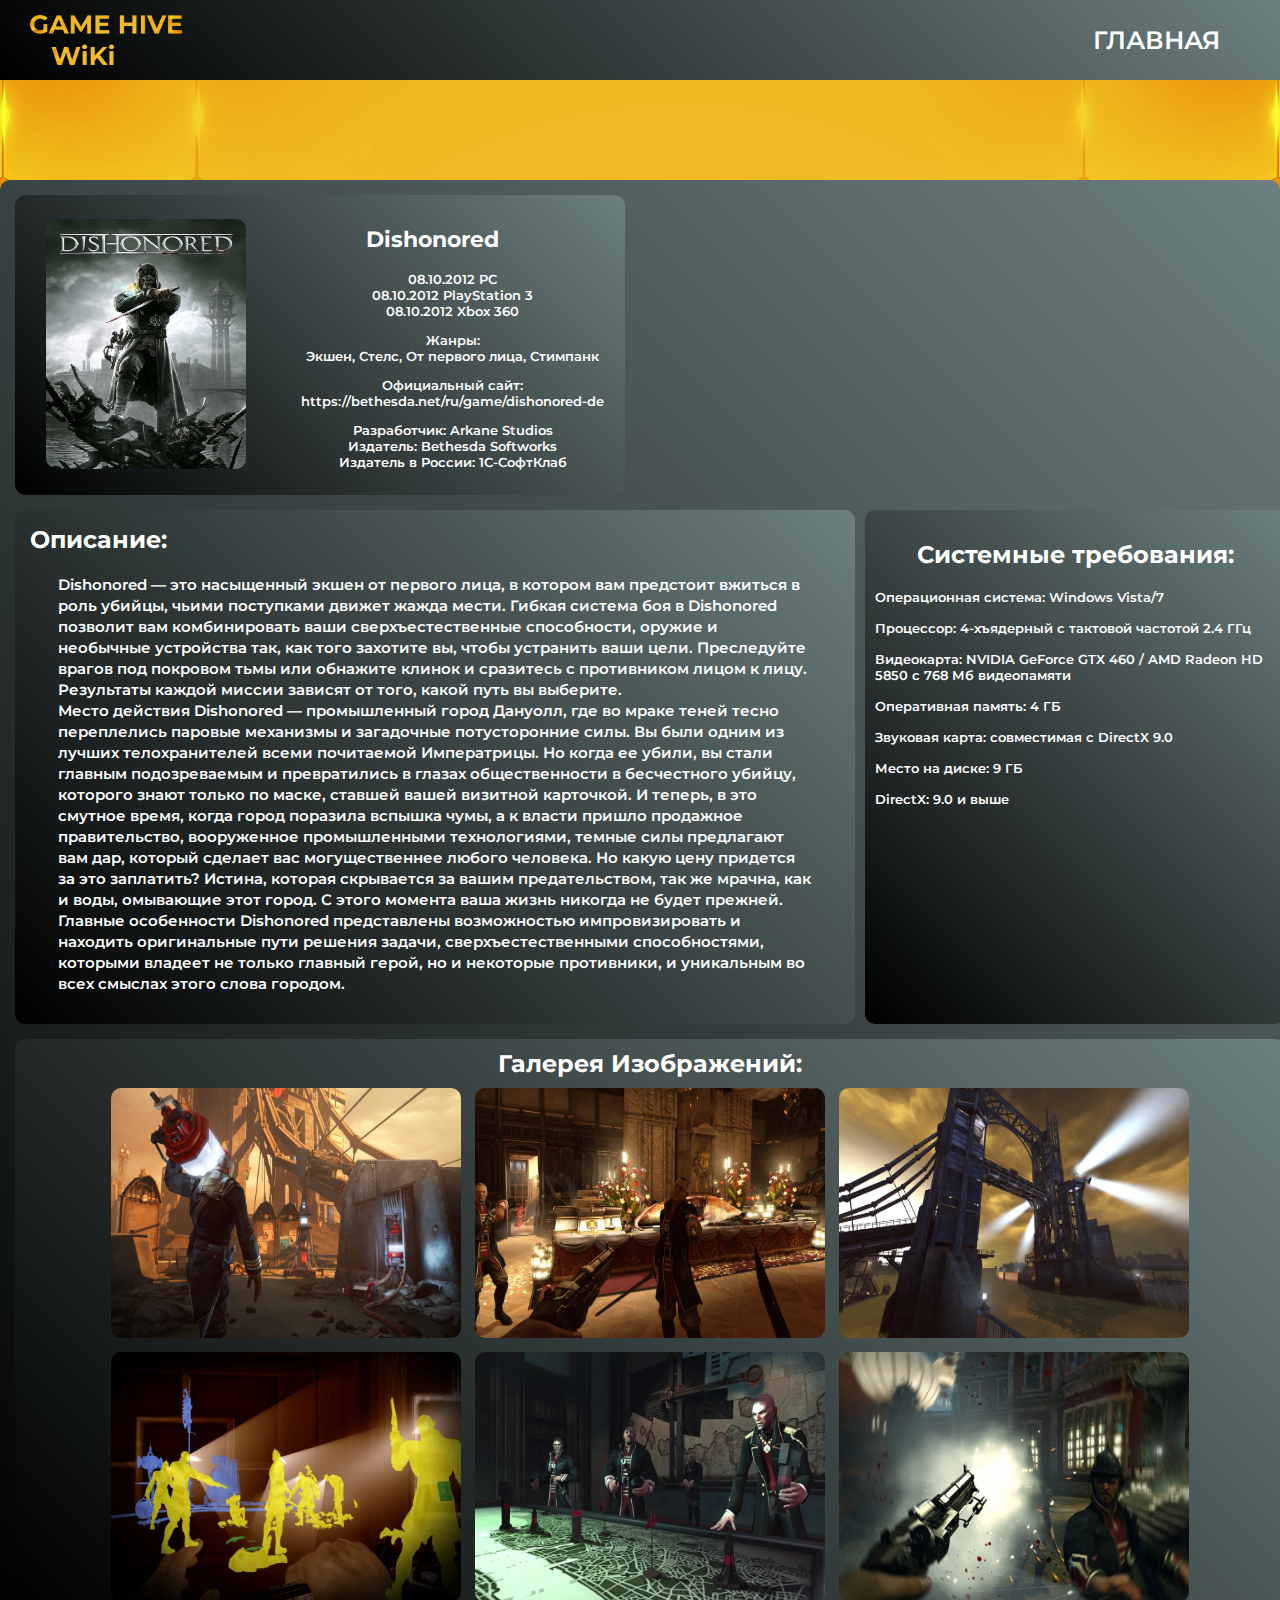
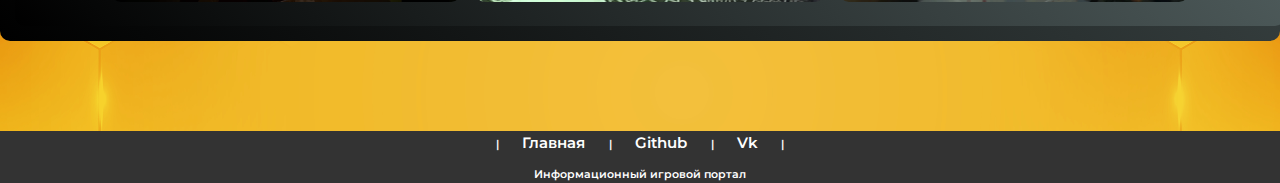
<file: pages/dishonored.html>
<!DOCTYPE html>
<html lang="en">

<head>
    <meta charset="UTF-8">
    <meta http-equiv="X-UA-Compatible" content="IE=edge">
    <meta name="viewport" content="width=device-width, initial-scale=1.0">
    <title>GameHiveWiKi</title>
    <link rel="shortcut icon" href="../assets/img/bee_hive.png" type="image/png">
    <link rel="stylesheet" href="../assets/style/style.css">
    <link href="https://fonts.googleapis.com/css2?family=Kaushan+Script&family=Montserrat:wght@400;700&display=swap"
        rel="stylesheet">
</head>

<body>
    <header class="header">
        <div class="container">
            <nav class="header_nav_bar">
                <div class="logo">
                    <a href="../index.html">
                        <img src="../assets/img/Title_img_mons.png" alt="Логотип сайта">
                    </a>
                </div>
                <ul>
                    <li><a href="../index.html">Главная</a></li>
                </ul>
            </nav>
        </div>
    </header>
    <div class="container">
        <div class="main_paige">
            <div class="game_blck_page">
                <div class="game_card_top">
                    <div class="game_card_first">
                        <div class="game_blck_img">
                            <div class="game_blck_img_page" style="width: 200px;">
                                <img src="../assets/img/dishonored/dishonored_poster.jpg" alt="Dishonored Poster"
                                    class="poster" id="dishonored">
                            </div>
                        </div>
                        <div class="game_card_info">
                            <h2>
                                Dishonored
                            </h2>
                            <div class="gci_list">
                                <ul>
                                    <li>08.10.2012 PC</li>
                                    <li>08.10.2012 PlayStation 3</li>
                                    <li>08.10.2012 Xbox 360</li>
                                </ul>
                                <ul>
                                    <li>Жанры:</li>
                                    <li>Экшен, Стелс, От первого лица, Стимпанк
                                    </li>
                                </ul>
                                <ul>
                                    <li>Официальный сайт:</li>
                                    <li>
                                        <a href="https://bethesda.net/ru/game/dishonored-de">
                                            https://bethesda.net/ru/game/dishonored-de
                                        </a>
                                    </li>
                                </ul>
                                <ul>
                                    <li>Разработчик: Arkane Studios</li>
                                    <li>Издатель: Bethesda Softworks</li>
                                    <li>Издатель в России: 1С-СофтКлаб</li>
                                </ul>
                            </div>
                        </div>
                    </div>
                    <div class="game_card_video">
                        <iframe width="650" height="300" style="border-radius: 10px;"
                            src="https://www.youtube.com/embed/IyDvT7XpaBc" title="YouTube video player" frameborder="0"
                            allow="accelerometer; autoplay; clipboard-write; encrypted-media; gyroscope; picture-in-picture; web-share"
                            allowfullscreen></iframe>
                    </div>
                </div>
                <div class="game_description_container">
                    <div class="game_description_blck">
                        <div class="game_description_full">
                            <h2>Описание:</h2>
                            <p>
                                Dishonored — это насыщенный экшен от первого лица, в котором вам предстоит вжиться в
                                роль убийцы, чьими поступками движет жажда мести. Гибкая система боя в Dishonored
                                позволит вам комбинировать ваши сверхъестественные способности, оружие и необычные
                                устройства так, как того захотите вы, чтобы устранить ваши цели. Преследуйте врагов под
                                покровом тьмы или обнажите клинок и сразитесь с противником лицом к лицу. Результаты
                                каждой миссии зависят от того, какой путь вы выберите.
                                <br>
                                Место действия Dishonored — промышленный город Дануолл, где во мраке теней тесно
                                переплелись паровые механизмы и загадочные потусторонние силы. Вы были одним из лучших
                                телохранителей всеми почитаемой Императрицы. Но когда ее убили, вы стали главным
                                подозреваемым и превратились в глазах общественности в бесчестного убийцу, которого
                                знают только по маске, ставшей вашей визитной карточкой. И теперь, в это смутное время,
                                когда город поразила вспышка чумы, а к власти пришло продажное правительство,
                                вооруженное промышленными технологиями, темные силы предлагают вам дар, который сделает
                                вас могущественнее любого человека. Но какую цену придется за это заплатить? Истина,
                                которая скрывается за вашим предательством, так же мрачна, как и воды, омывающие этот
                                город. С этого момента ваша жизнь никогда не будет прежней.
                                <br>
                                Главные особенности Dishonored представлены возможностью импровизировать и находить
                                оригинальные пути решения задачи, сверхъестественными способностями, которыми владеет не
                                только главный герой, но и некоторые противники, и уникальным во всех смыслах этого
                                слова городом.
                            </p>
                        </div>
                    </div>
                    <div class="game_req_blck">
                        <div class="req">
                            <h2>Системные требования:</h2>
                            <ul>
                                <li>Операционная система: Windows Vista/7</li>
                                <li>Процессор: 4-хъядерный с тактовой частотой 2.4 ГГц</li>
                                <li>Видеокарта: NVIDIA GeForce GTX 460 / AMD Radeon HD 5850 с 768 Мб видеопамяти</li>
                                <li>Оперативная память: 4 ГБ</li>
                                <li>Звуковая карта: совместимая с DirectX 9.0</li>
                                <li>Место на диске: 9 ГБ</li>
                                <li>DirectX: 9.0 и выше</li>
                            </ul>
                        </div>
                    </div>
                </div>
                <div class="gallery_container">
                    <div class="gallery_label">
                        <h2>Галерея Изображений:</h2>
                    </div>
                    <div class="gallery">
                        <img src="../assets/img/dishonored/Screenshot_1.webp" alt="Screenshot_1">
                        <img src="../assets/img/dishonored/Screenshot_2.webp" alt="Screenshot_2">
                        <img src="../assets/img/dishonored/Screenshot_3.webp" alt="Screenshot_3">
                        <img src="../assets/img/dishonored/Screenshot_4.webp" alt="Screenshot_4">
                        <img src="../assets/img/dishonored/Screenshot_5.webp" alt="Screenshot_5">
                        <img src="../assets/img/dishonored/Screenshot_6.webp" alt="Screenshot_6">
                    </div>
                </div>
            </div>
        </div>
    </div>
    <div class="container">
        <div class="footer">
            <p> | <a href="../index.html"> Главная </a> | <a href="https://github.com/MMortuus/" target="_blank"> Github
                </a> | <a href="https://vk.com/mmorti" target="_blank">Vk</a> | </p>
            <p>Информационный игровой портал</p>
        </div>
    </div>
    <script>
        const img = document.querySelector('#dishonored');
        const overlay = document.createElement('div');
        overlay.classList.add('overlay');
        const imgZoom = img.cloneNode();
        imgZoom.classList.add('img-zoom');
        overlay.appendChild(imgZoom);
        document.body.appendChild(overlay);
        img.addEventListener('click', function ()
        {
            overlay.style.display = 'block';
            setTimeout(function ()
            {
                imgZoom.style.transform = 'translate(-50%, -50%) scale(2)';
            }, 50);
        });
        overlay.addEventListener('click', function (event)
        {
            if (event.target = overlay)
            {
                overlay.style.display = 'none';
                imgZoom.style.transform = 'translate(-50%, -50%) scale(1)';
            }
        });
    </script>
</body>

</html>
</file>
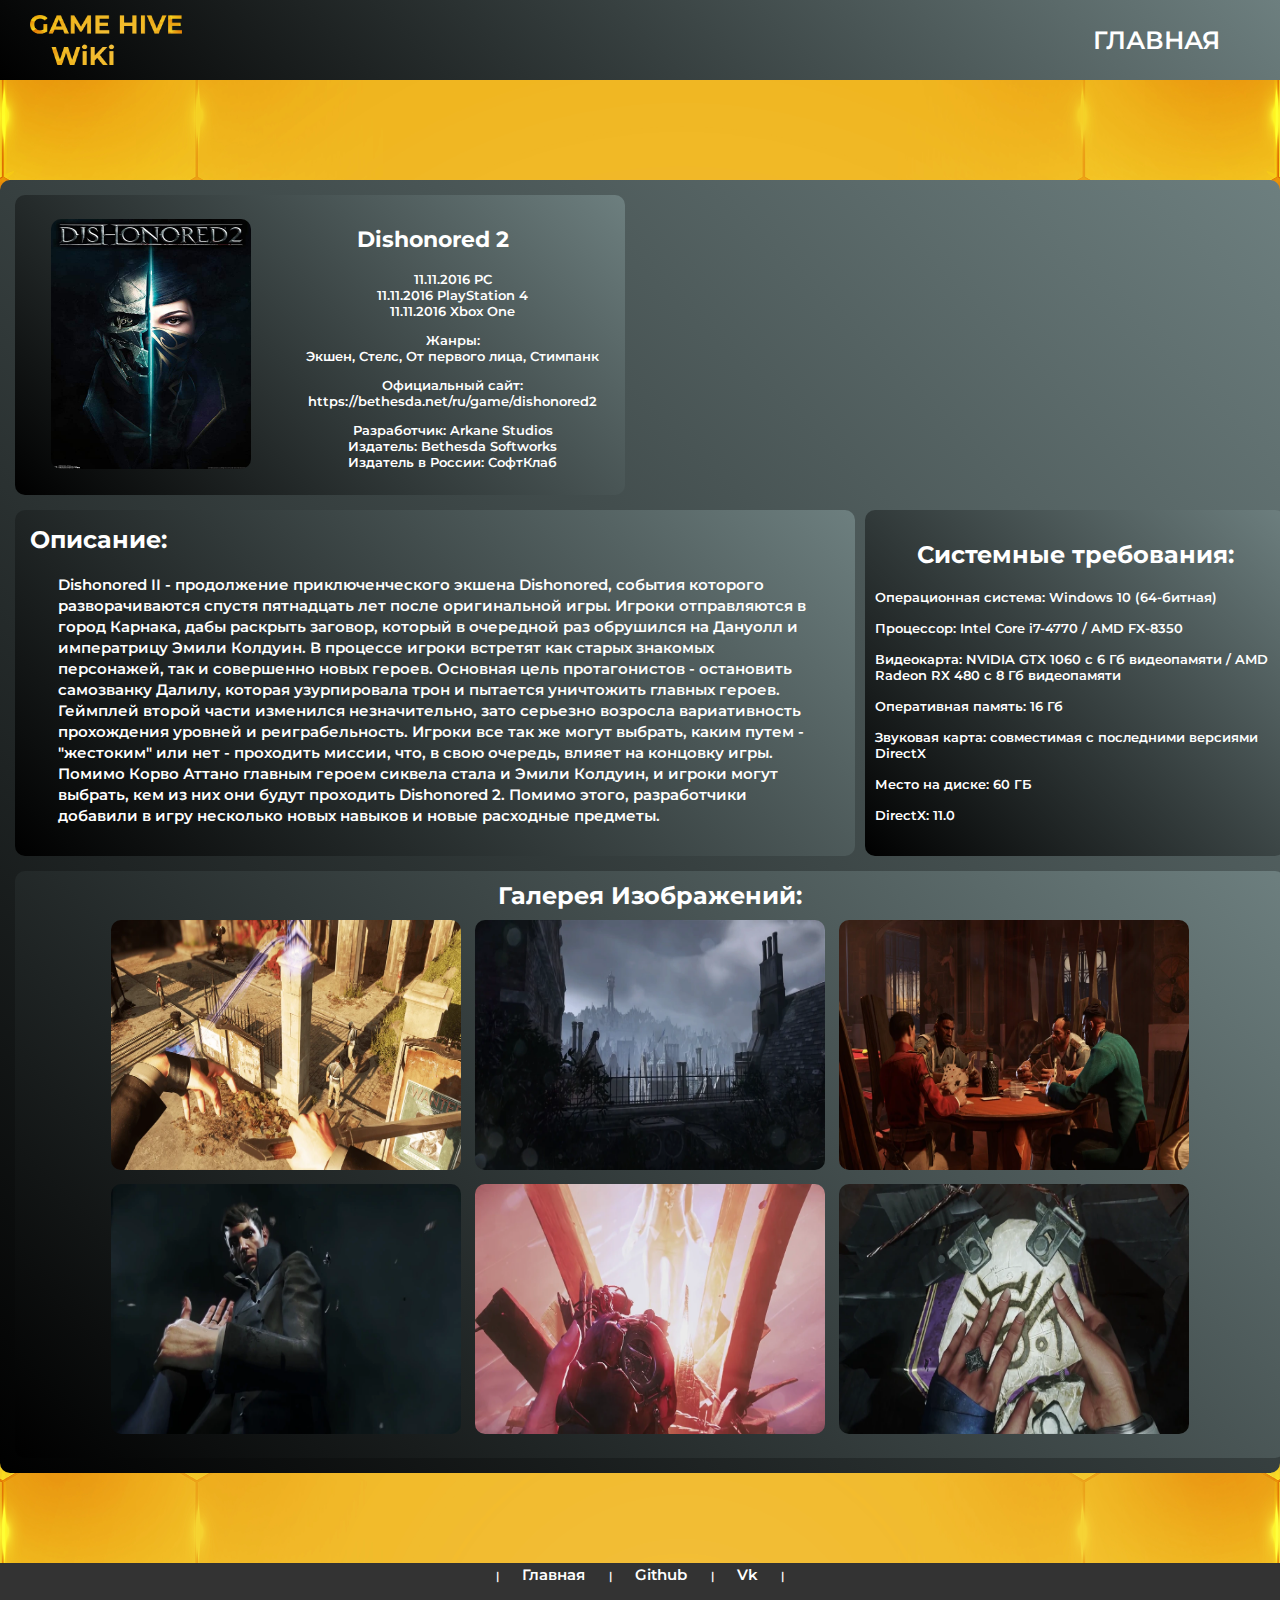
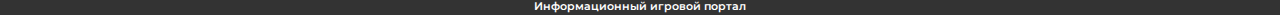
<file: pages/dishonored2.html>
<!DOCTYPE html>
<html lang="en">

<head>
    <meta charset="UTF-8">
    <meta http-equiv="X-UA-Compatible" content="IE=edge">
    <meta name="viewport" content="width=device-width, initial-scale=1.0">
    <title>GameHiveWiKi</title>
    <link rel="shortcut icon" href="../assets/img/bee_hive.png" type="image/png">
    <link rel="stylesheet" href="../assets/style/style.css">
    <link href="https://fonts.googleapis.com/css2?family=Kaushan+Script&family=Montserrat:wght@400;700&display=swap"
        rel="stylesheet">
</head>

<body>
    <header class="header">
        <div class="container">
            <nav class="header_nav_bar">
                <div class="logo">
                    <a href="../index.html">
                        <img src="../assets/img/Title_img_mons.png" alt="Логотип сайта">
                    </a>
                </div>
                <ul>
                    <li><a href="../index.html">Главная</a></li>
                </ul>
            </nav>
        </div>
    </header>
    <div class="container">
        <div class="main_paige">
            <div class="game_blck_page">
                <div class="game_card_top">
                    <div class="game_card_first">
                        <div class="game_blck_img">
                            <div class="game_blck_img_page" style="width: 200px;">
                                <img src="../assets/img/dishonored2/dishonored2_poster.jpg" alt="dishonored2 Poster"
                                    class="poster" id="dishonored2">
                            </div>
                        </div>
                        <div class="game_card_info">
                            <h2>
                                Dishonored 2
                            </h2>
                            <div class="gci_list">
                                <ul>
                                    <li>11.11.2016 PC</li>
                                    <li>11.11.2016 PlayStation 4</li>
                                    <li>11.11.2016 Xbox One</li>
                                </ul>
                                <ul>
                                    <li>Жанры:</li>
                                    <li>Экшен, Стелс, От первого лица, Стимпанк
                                    </li>
                                </ul>
                                <ul>
                                    <li>Официальный сайт:</li>
                                    <li>
                                        <a href="https://bethesda.net/ru/game/dishonored2">
                                            https://bethesda.net/ru/game/dishonored2
                                        </a>
                                    </li>
                                </ul>
                                <ul>
                                    <li>Разработчик: Arkane Studios</li>
                                    <li>Издатель: Bethesda Softworks</li>
                                    <li>Издатель в России: СофтКлаб</li>
                                </ul>
                            </div>
                        </div>
                    </div>
                    <div class="game_card_video">
                        <iframe width="650" height="300" style="border-radius: 10px;"
                            src="https://www.youtube.com/embed/-Ad5b8HWRj0" title="YouTube video player" frameborder="0"
                            allow="accelerometer; autoplay; clipboard-write; encrypted-media; gyroscope; picture-in-picture; web-share"
                            allowfullscreen></iframe>
                    </div>
                </div>
                <div class="game_description_container">
                    <div class="game_description_blck">
                        <div class="game_description_full">
                            <h2>Описание:</h2>
                            <p>
                                Dishonored II - продолжение приключенческого экшена Dishonored, события которого
                                разворачиваются спустя пятнадцать лет после оригинальной игры. Игроки отправляются в
                                город Карнака, дабы раскрыть заговор, который в очередной раз обрушился на Дануолл и
                                императрицу Эмили Колдуин. В процессе игроки встретят как старых знакомых персонажей,
                                так и совершенно новых героев. Основная цель протагонистов - остановить самозванку
                                Далилу, которая узурпировала трон и пытается уничтожить главных героев.
                                <br>
                                Геймплей второй части изменился незначительно, зато серьезно возросла вариативность
                                прохождения уровней и реиграбельность. Игроки все так же могут выбрать, каким путем -
                                "жестоким" или нет - проходить миссии, что, в свою очередь, влияет на концовку игры.
                                Помимо Корво Аттано главным героем сиквела стала и Эмили Колдуин, и игроки могут
                                выбрать, кем из них они будут проходить Dishonored 2. Помимо этого, разработчики
                                добавили в игру несколько новых навыков и новые расходные предметы.
                            </p>
                        </div>
                    </div>
                    <div class="game_req_blck">
                        <div class="req">
                            <h2>Системные требования:</h2>
                            <ul>
                                <li>Операционная система: Windows 10 (64-битная)</li>
                                <li>Процессор: Intel Core i7-4770 / AMD FX-8350</li>
                                <li>Видеокарта: NVIDIA GTX 1060 с 6 Гб видеопамяти / AMD Radeon RX 480 с 8 Гб
                                    видеопамяти</li>
                                <li>Оперативная память: 16 Гб</li>
                                <li>Звуковая карта: совместимая с последними версиями DirectX</li>
                                <li>Место на диске: 60 ГБ</li>
                                <li>DirectX: 11.0</li>
                            </ul>
                        </div>
                    </div>
                </div>
                <div class="gallery_container">
                    <div class="gallery_label">
                        <h2>Галерея Изображений:</h2>
                    </div>
                    <div class="gallery">
                        <img src="../assets/img/dishonored2/Screenshot_1.webp" alt="Screenshot_1">
                        <img src="../assets/img/dishonored2/Screenshot_2.webp" alt="Screenshot_2">
                        <img src="../assets/img/dishonored2/Screenshot_3.webp" alt="Screenshot_3">
                        <img src="../assets/img/dishonored2/Screenshot_4.webp" alt="Screenshot_4">
                        <img src="../assets/img/dishonored2/Screenshot_5.webp" alt="Screenshot_5">
                        <img src="../assets/img/dishonored2/Screenshot_6.webp" alt="Screenshot_6">
                    </div>
                </div>
            </div>
        </div>
    </div>
    <div class="container">
        <div class="footer">
            <p> | <a href="../index.html"> Главная </a> | <a href="https://github.com/MMortuus/" target="_blank"> Github
                </a> | <a href="https://vk.com/mmorti" target="_blank">Vk</a> | </p>
            <p>Информационный игровой портал</p>
        </div>
    </div>
    <script>
        const img = document.querySelector('#dishonored2');
        const overlay = document.createElement('div');
        overlay.classList.add('overlay');
        const imgZoom = img.cloneNode();
        imgZoom.classList.add('img-zoom');
        overlay.appendChild(imgZoom);
        document.body.appendChild(overlay);
        img.addEventListener('click', function ()
        {
            overlay.style.display = 'block';
            setTimeout(function ()
            {
                imgZoom.style.transform = 'translate(-50%, -50%) scale(2)';
            }, 50);
        });
        overlay.addEventListener('click', function (event)
        {
            if (event.target = overlay)
            {
                overlay.style.display = 'none';
                imgZoom.style.transform = 'translate(-50%, -50%) scale(1)';
            }
        });
    </script>
</body>

</html>
</file>
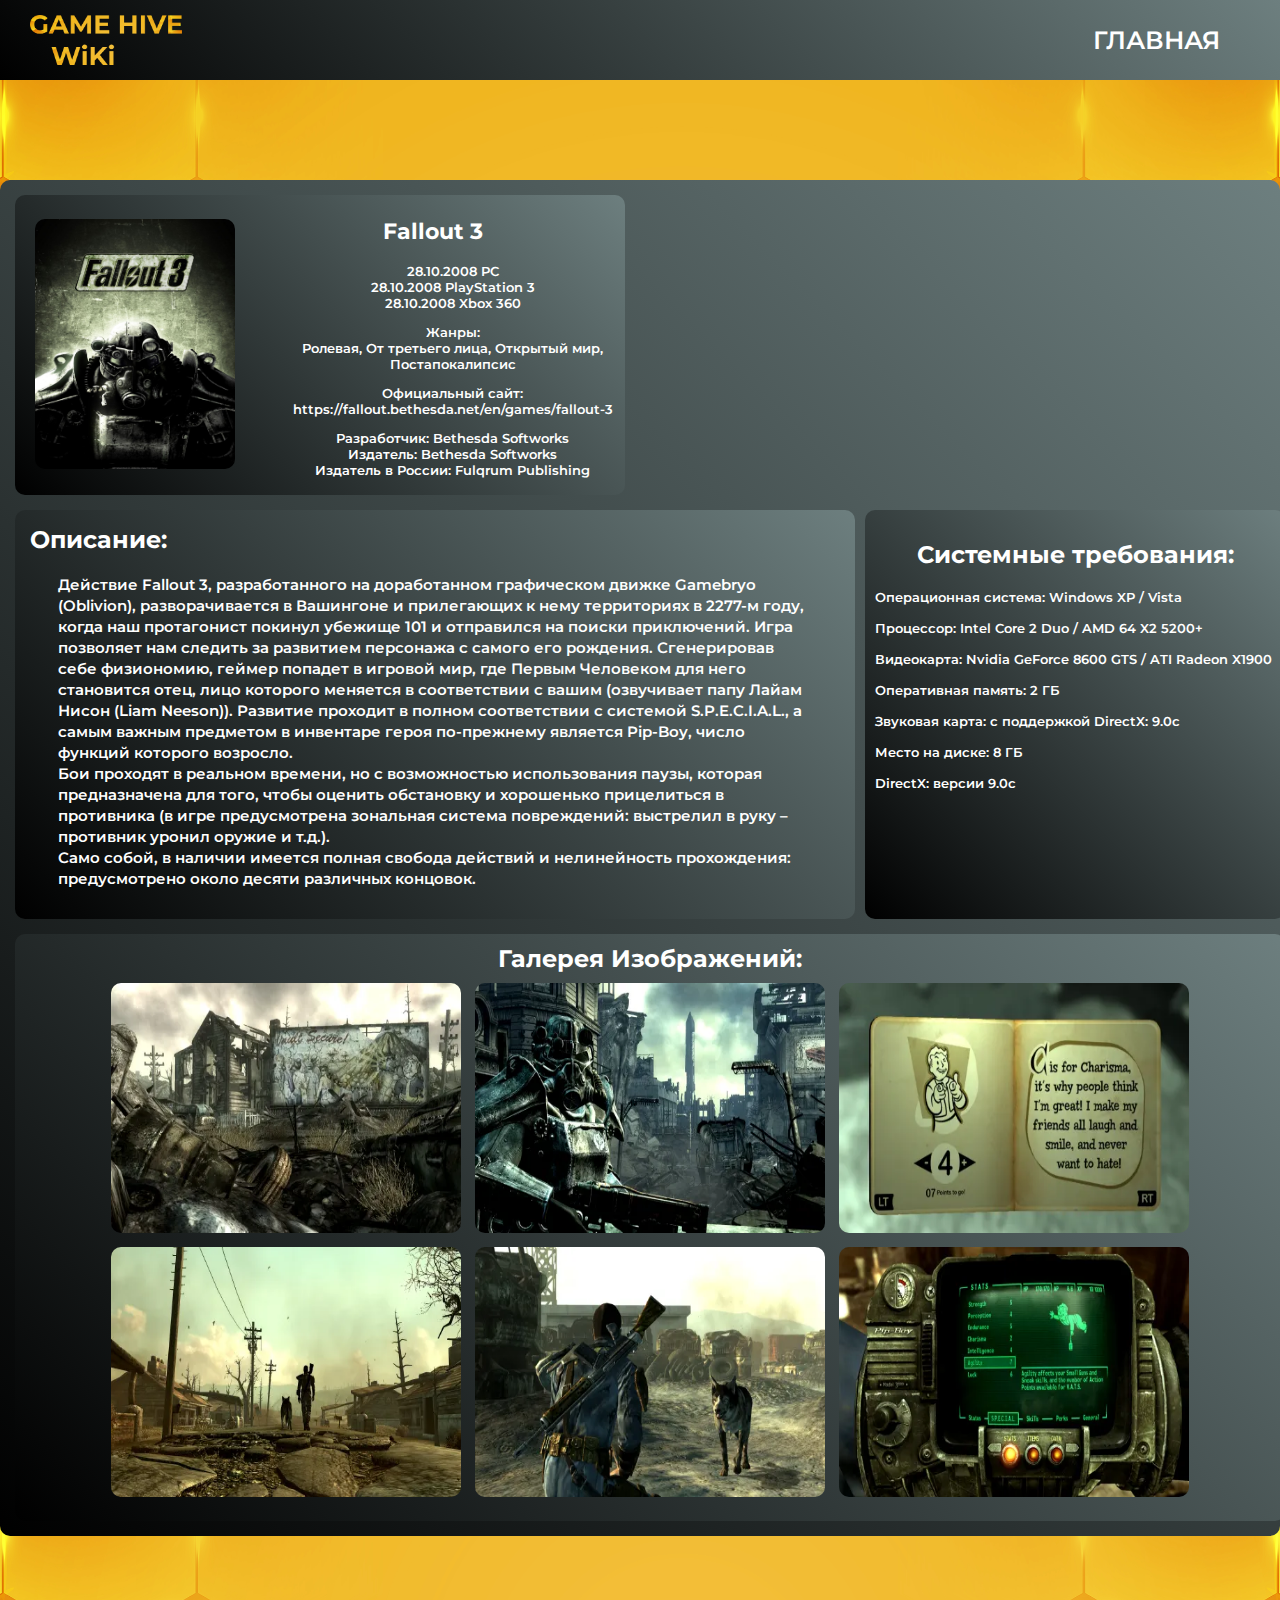
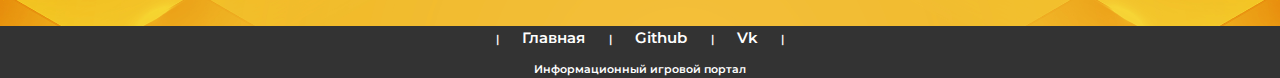
<file: pages/fo3.html>
<!DOCTYPE html>
<html lang="en">

<head>
    <meta charset="UTF-8">
    <meta http-equiv="X-UA-Compatible" content="IE=edge">
    <meta name="viewport" content="width=device-width, initial-scale=1.0">
    <title>GameHiveWiKi</title>
    <link rel="shortcut icon" href="../assets/img/bee_hive.png" type="image/png">
    <link rel="stylesheet" href="../assets/style/style.css">
    <link href="https://fonts.googleapis.com/css2?family=Kaushan+Script&family=Montserrat:wght@400;700&display=swap"
        rel="stylesheet">
</head>

<body>
    <header class="header">
        <div class="container">
            <nav class="header_nav_bar">
                <div class="logo">
                    <a href="../index.html">
                        <img src="../assets/img/Title_img_mons.png" alt="Логотип сайта">
                    </a>
                </div>
                <ul>
                    <li><a href="../index.html">Главная</a></li>
                </ul>
            </nav>
        </div>
    </header>
    <div class="container">
        <div class="main_paige">
            <div class="game_blck_page">
                <div class="game_card_top">
                    <div class="game_card_first">
                        <div class="game_blck_img">
                            <div class="game_blck_img_page" style="width: 200px;">
                                <img src="../assets/img/fo3/fo3_poster.jpg" alt="Fallout3 Poster" class="poster"
                                    id="fo3">
                            </div>
                        </div>
                        <div class="game_card_info">
                            <h2>
                                Fallout 3
                            </h2>
                            <div class="gci_list">
                                <ul>
                                    <li>28.10.2008 PC</li>
                                    <li>28.10.2008 PlayStation 3</li>
                                    <li>28.10.2008 Xbox 360</li>
                                </ul>
                                <ul>
                                    <li>Жанры:</li>
                                    <li>Ролевая, От третьего лица, Открытый мир, Постапокалипсис</li>
                                </ul>
                                <ul>
                                    <li>Официальный сайт:</li>
                                    <li>
                                        <a href="https://fallout.bethesda.net/en/games/fallout-3">
                                            https://fallout.bethesda.net/en/games/fallout-3
                                        </a>
                                    </li>
                                </ul>
                                <ul>
                                    <li>Разработчик: Bethesda Softworks</li>
                                    <li>Издатель: Bethesda Softworks</li>
                                    <li>Издатель в России: Fulqrum Publishing</li>
                                </ul>
                            </div>
                        </div>
                    </div>
                    <div class="game_card_video">
                        <iframe width="650" height="300" style="border-radius: 10px;"
                            src="https://www.youtube.com/embed/zPt08UYmyMo" title="YouTube video player" frameborder="0"
                            allow="accelerometer; autoplay; clipboard-write; encrypted-media; gyroscope; picture-in-picture; web-share"
                            allowfullscreen></iframe>
                    </div>
                </div>
                <div class="game_description_container">
                    <div class="game_description_blck">
                        <div class="game_description_full">
                            <h2>Описание:</h2>
                            <p>
                                Действие Fallout 3, разработанного на доработанном графическом движке Gamebryo
                                (Oblivion), разворачивается в Вашингоне и прилегающих к нему территориях в 2277-м году,
                                когда наш протагонист покинул убежище 101 и отправился на поиски приключений. Игра
                                позволяет нам следить за развитием персонажа с самого его рождения. Сгенерировав себе
                                физиономию, геймер попадет в игровой мир, где Первым Человеком для него становится отец,
                                лицо которого меняется в соответствии с вашим (озвучивает папу Лайам Нисон (Liam
                                Neeson)). Развитие проходит в полном соответствии с системой S.P.E.C.I.A.L., а самым
                                важным предметом в инвентаре героя по-прежнему является Pip-Boy, число функций которого
                                возросло.
                                <br>
                                Бои проходят в реальном времени, но с возможностью использования паузы, которая
                                предназначена для того, чтобы оценить обстановку и хорошенько прицелиться в противника
                                (в игре предусмотрена зональная система повреждений: выстрелил в руку – противник уронил
                                оружие и т.д.).
                                <br>
                                Само собой, в наличии имеется полная свобода действий и нелинейность прохождения:
                                предусмотрено около десяти различных концовок.
                            </p>
                        </div>
                    </div>
                    <div class="game_req_blck">
                        <div class="req">
                            <h2>Системные требования:</h2>
                            <ul>
                                <li>Операционная система: Windows XP / Vista</li>
                                <li>Процессор: Intel Core 2 Duo / AMD 64 X2 5200+</li>
                                <li>Видеокарта: Nvidia GeForce 8600 GTS / ATI Radeon X1900</li>
                                <li>Оперативная память: 2 ГБ</li>
                                <li>Звуковая карта: с поддержкой DirectX: 9.0c</li>
                                <li>Место на диске: 8 ГБ</li>
                                <li>DirectX: версии 9.0c</li>
                            </ul>
                        </div>
                    </div>
                </div>
                <div class="gallery_container">
                    <div class="gallery_label">
                        <h2>Галерея Изображений:</h2>
                    </div>
                    <div class="gallery">
                        <img src="../assets/img/fo3/Screenshot_1.webp" alt="Screenshot_1">
                        <img src="../assets/img/fo3/Screenshot_2.webp" alt="Screenshot_2">
                        <img src="../assets/img/fo3/Screenshot_3.webp" alt="Screenshot_3">
                        <img src="../assets/img/fo3/Screenshot_4.webp" alt="Screenshot_4">
                        <img src="../assets/img/fo3/Screenshot_5.webp" alt="Screenshot_5">
                        <img src="../assets/img/fo3/Screenshot_6.webp" alt="Screenshot_6">
                    </div>
                </div>
            </div>
        </div>
    </div>
    <div class="container">
        <div class="footer">
            <p> | <a href="../index.html"> Главная </a> | <a href="https://github.com/MMortuus/" target="_blank"> Github
                </a> | <a href="https://vk.com/mmorti" target="_blank">Vk</a> | </p>
            <p>Информационный игровой портал</p>
        </div>
    </div>
    <script>
        const img = document.querySelector('#fo3');
        const overlay = document.createElement('div');
        overlay.classList.add('overlay');
        const imgZoom = img.cloneNode();
        imgZoom.classList.add('img-zoom');
        overlay.appendChild(imgZoom);
        document.body.appendChild(overlay);
        img.addEventListener('click', function ()
        {
            overlay.style.display = 'block';
            setTimeout(function ()
            {
                imgZoom.style.transform = 'translate(-50%, -50%) scale(2)';
            }, 50);
        });
        overlay.addEventListener('click', function (event)
        {
            if (event.target = overlay)
            {
                overlay.style.display = 'none';
                imgZoom.style.transform = 'translate(-50%, -50%) scale(1)';
            }
        });
    </script>
</body>

</html>
</file>
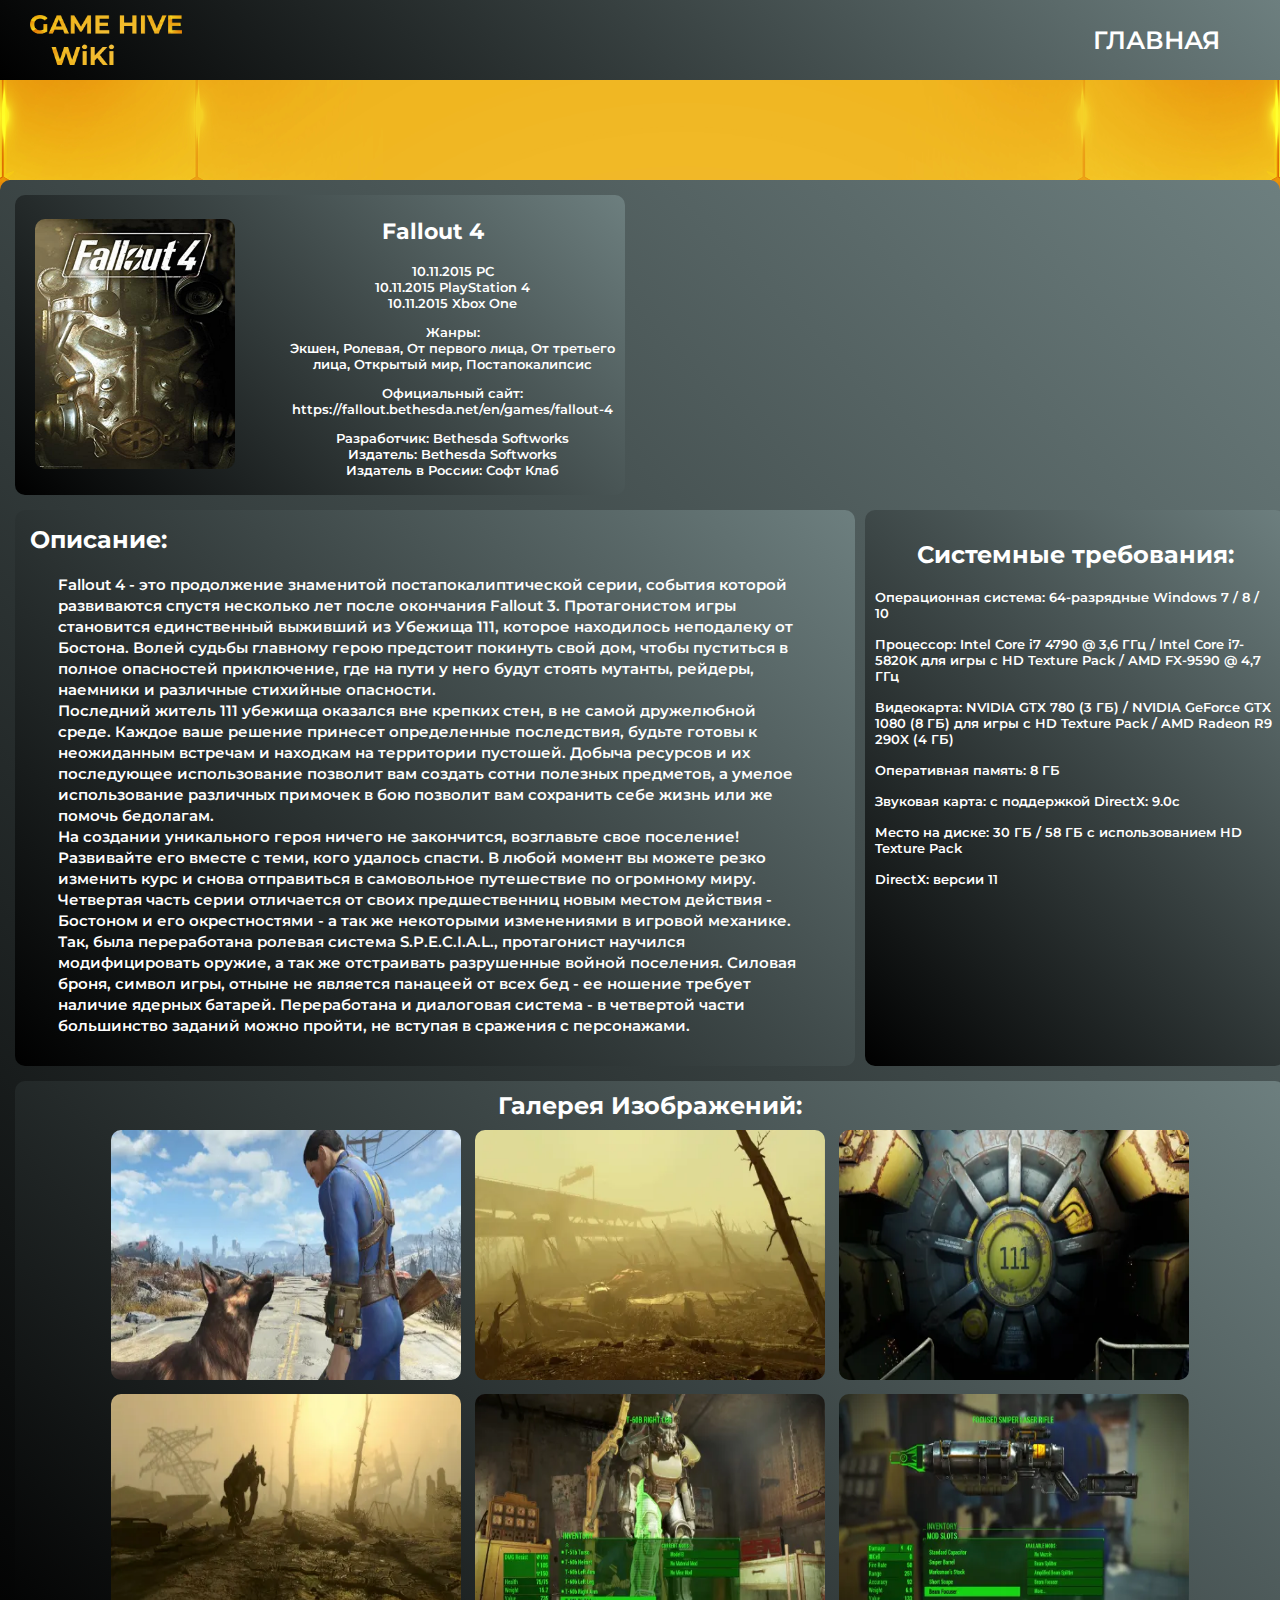
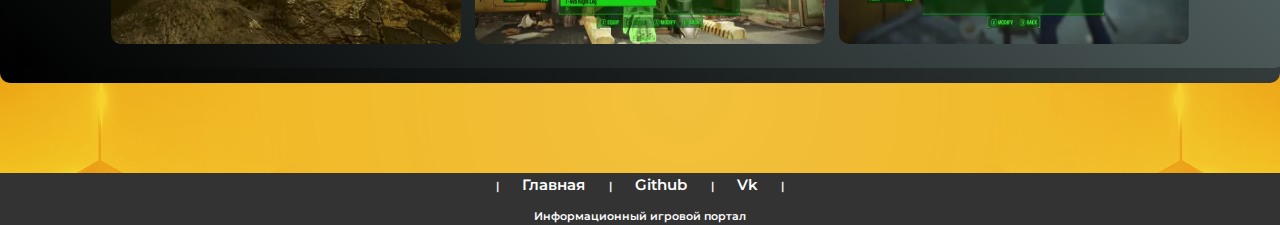
<file: pages/fo4.html>
<!DOCTYPE html>
<html lang="en">

<head>
    <meta charset="UTF-8">
    <meta http-equiv="X-UA-Compatible" content="IE=edge">
    <meta name="viewport" content="width=device-width, initial-scale=1.0">
    <title>GameHiveWiKi</title>
    <link rel="shortcut icon" href="../assets/img/bee_hive.png" type="image/png">
    <link rel="stylesheet" href="../assets/style/style.css">
    <link href="https://fonts.googleapis.com/css2?family=Kaushan+Script&family=Montserrat:wght@400;700&display=swap"
        rel="stylesheet">
</head>

<body>
    <header class="header">
        <div class="container">
            <nav class="header_nav_bar">
                <div class="logo">
                    <a href="../index.html">
                        <img src="../assets/img/Title_img_mons.png" alt="Логотип сайта">
                    </a>
                </div>
                <ul>
                    <li><a href="../index.html">Главная</a></li>
                </ul>
            </nav>
        </div>
    </header>
    <div class="container">
        <div class="main_paige">
            <div class="game_blck_page">
                <div class="game_card_top">
                    <div class="game_card_first">
                        <div class="game_blck_img">
                            <div class="game_blck_img_page" style="width: 200px;">
                                <img src="../assets/img/fo4/fo4_poster.jpg" alt="Fallout4 Poster" class="poster"
                                    id="fo4">
                            </div>
                        </div>
                        <div class="game_card_info">
                            <h2>
                                Fallout 4
                            </h2>
                            <div class="gci_list">
                                <ul>
                                    <li>10.11.2015 PC</li>
                                    <li>10.11.2015 PlayStation 4</li>
                                    <li>10.11.2015 Xbox One</li>
                                </ul>
                                <ul>
                                    <li>Жанры:</li>
                                    <li>Экшен, Ролевая, От первого лица, От третьего лица, Открытый мир, Постапокалипсис
                                    </li>
                                </ul>
                                <ul>
                                    <li>Официальный сайт:</li>
                                    <li>
                                        <a href="https://fallout.bethesda.net/en/games/fallout-4">
                                            https://fallout.bethesda.net/en/games/fallout-4
                                        </a>
                                    </li>
                                </ul>
                                <ul>
                                    <li>Разработчик: Bethesda Softworks</li>
                                    <li>Издатель: Bethesda Softworks</li>
                                    <li>Издатель в России: Софт Клаб</li>
                                </ul>
                            </div>
                        </div>
                    </div>
                    <div class="game_card_video">
                        <iframe width="650" height="300" style="border-radius: 10px;"
                            src="https://www.youtube.com/embed/XW7Of3g2JME" title="YouTube video player" frameborder="0"
                            allow="accelerometer; autoplay; clipboard-write; encrypted-media; gyroscope; picture-in-picture; web-share"
                            allowfullscreen></iframe>
                    </div>
                </div>
                <div class="game_description_container">
                    <div class="game_description_blck">
                        <div class="game_description_full">
                            <h2>Описание:</h2>
                            <p>
                                Fallout 4 - это продолжение знаменитой постапокалиптической серии, события которой
                                развиваются спустя несколько лет после окончания Fallout 3. Протагонистом игры
                                становится единственный выживший из Убежища 111, которое находилось неподалеку от
                                Бостона. Волей судьбы главному герою предстоит покинуть свой дом, чтобы пуститься в
                                полное опасностей приключение, где на пути у него будут стоять мутанты, рейдеры,
                                наемники и различные стихийные опасности.
                                <br>
                                Последний житель 111 убежища оказался вне крепких стен, в не самой дружелюбной среде.
                                Каждое ваше решение принесет определенные последствия, будьте готовы к неожиданным
                                встречам и находкам на территории пустошей. Добыча ресурсов и их последующее
                                использование позволит вам создать сотни полезных предметов, а умелое использование
                                различных примочек в бою позволит вам сохранить себе жизнь или же помочь бедолагам.
                                <br>
                                На создании уникального героя ничего не закончится, возглавьте свое поселение!
                                Развивайте его вместе с теми, кого удалось спасти. В любой момент вы можете резко
                                изменить курс и снова отправиться в самовольное путешествие по огромному миру.
                                <br>
                                Четвертая часть серии отличается от своих предшественниц новым местом действия -
                                Бостоном и его окрестностями - а так же некоторыми изменениями в игровой механике. Так,
                                была переработана ролевая система S.P.E.C.I.A.L., протагонист научился модифицировать
                                оружие, а так же отстраивать разрушенные войной поселения. Силовая броня, символ игры,
                                отныне не является панацеей от всех бед - ее ношение требует наличие ядерных батарей.
                                Переработана и диалоговая система - в четвертой части большинство заданий можно пройти,
                                не вступая в сражения с персонажами.
                            </p>
                        </div>
                    </div>
                    <div class="game_req_blck">
                        <div class="req">
                            <h2>Системные требования:</h2>
                            <ul>
                                <li>Операционная система: 64-разрядные Windows 7 / 8 / 10</li>
                                <li>Процессор: Intel Core i7 4790 @ 3,6 ГГц / Intel Core i7-5820K для игры с HD Texture
                                    Pack / AMD FX-9590 @ 4,7 ГГц</li>
                                <li>Видеокарта: NVIDIA GTX 780 (3 ГБ) / NVIDIA GeForce GTX 1080 (8 ГБ) для игры с HD
                                    Texture Pack / AMD Radeon R9 290X (4 ГБ)</li>
                                <li>Оперативная память: 8 ГБ</li>
                                <li>Звуковая карта: с поддержкой DirectX: 9.0c</li>
                                <li>Место на диске: 30 ГБ / 58 ГБ с использованием HD Texture Pack</li>
                                <li>DirectX: версии 11</li>
                            </ul>
                        </div>
                    </div>
                </div>
                <div class="gallery_container">
                    <div class="gallery_label">
                        <h2>Галерея Изображений:</h2>
                    </div>
                    <div class="gallery">
                        <img src="../assets/img/fo4/Screenshot_1.webp" alt="Screenshot_1">
                        <img src="../assets/img/fo4/Screenshot_2.webp" alt="Screenshot_2">
                        <img src="../assets/img/fo4/Screenshot_3.webp" alt="Screenshot_3">
                        <img src="../assets/img/fo4/Screenshot_4.webp" alt="Screenshot_4">
                        <img src="../assets/img/fo4/Screenshot_5.webp" alt="Screenshot_5">
                        <img src="../assets/img/fo4/Screenshot_6.webp" alt="Screenshot_6">
                    </div>
                </div>
            </div>
        </div>
    </div>
    <div class="container">
        <div class="footer">
            <p> | <a href="../index.html"> Главная </a> | <a href="https://github.com/MMortuus/" target="_blank"> Github
                </a> | <a href="https://vk.com/mmorti" target="_blank">Vk</a> | </p>
            <p>Информационный игровой портал</p>
        </div>
    </div>
    <script>
        const img = document.querySelector('#fo4');
        const overlay = document.createElement('div');
        overlay.classList.add('overlay');
        const imgZoom = img.cloneNode();
        imgZoom.classList.add('img-zoom');
        overlay.appendChild(imgZoom);
        document.body.appendChild(overlay);
        img.addEventListener('click', function ()
        {
            overlay.style.display = 'block';
            setTimeout(function ()
            {
                imgZoom.style.transform = 'translate(-50%, -50%) scale(2)';
            }, 50);
        });
        overlay.addEventListener('click', function (event)
        {
            if (event.target = overlay)
            {
                overlay.style.display = 'none';
                imgZoom.style.transform = 'translate(-50%, -50%) scale(1)';
            }
        });
    </script>
</body>

</html>
</file>
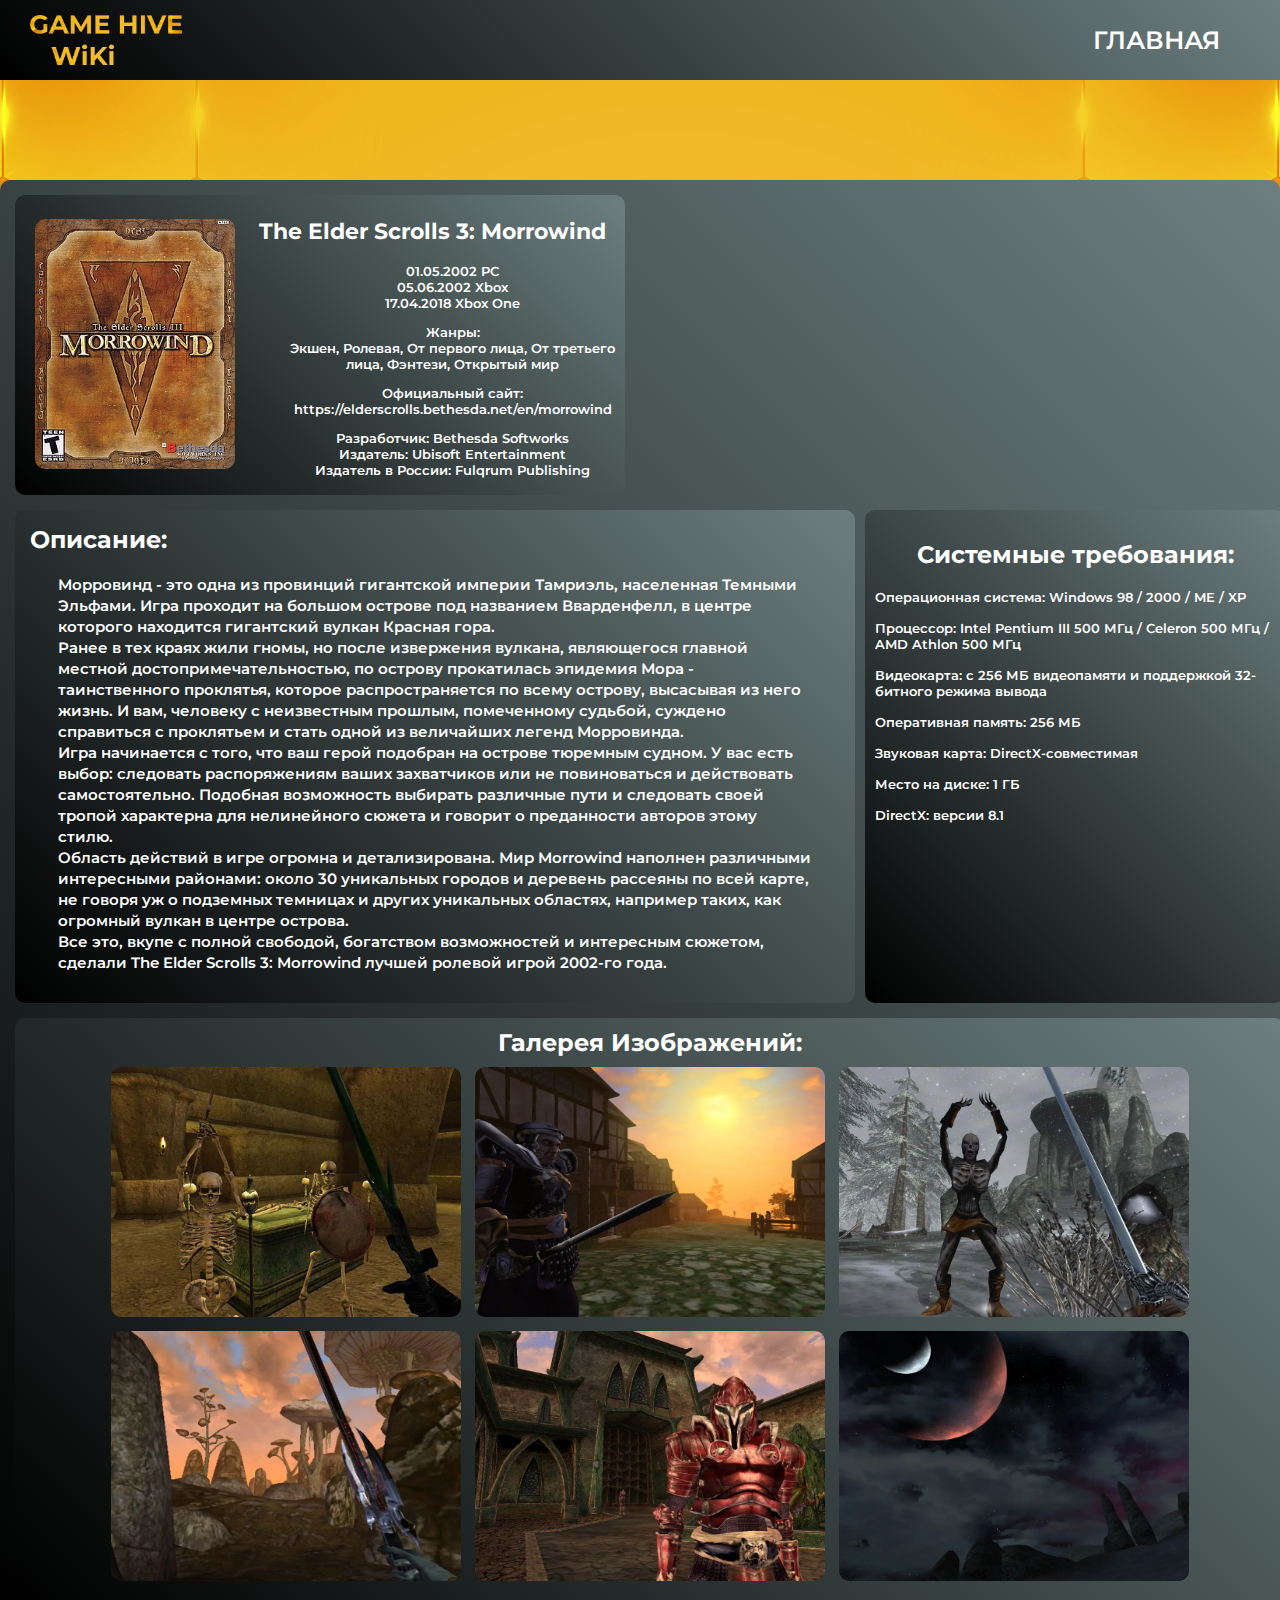
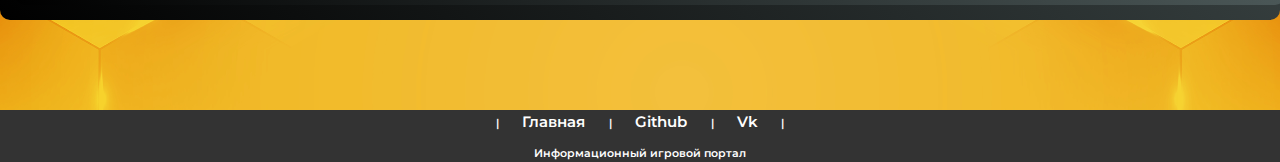
<file: pages/tes3.html>
<!DOCTYPE html>
<html lang="en">

<head>
    <meta charset="UTF-8">
    <meta http-equiv="X-UA-Compatible" content="IE=edge">
    <meta name="viewport" content="width=device-width, initial-scale=1.0">
    <title>GameHiveWiKi</title>
    <link rel="shortcut icon" href="../assets/img/bee_hive.png" type="image/png">
    <link rel="stylesheet" href="../assets/style/style.css">
    <link href="https://fonts.googleapis.com/css2?family=Kaushan+Script&family=Montserrat:wght@400;700&display=swap"
        rel="stylesheet">
</head>

<body>
    <header class="header">
        <div class="container">
            <nav class="header_nav_bar">
                <div class="logo">
                    <a href="../index.html">
                        <img src="../assets/img/Title_img_mons.png" alt="Логотип сайта">
                    </a>
                </div>
                <ul>
                    <li><a href="../index.html">Главная</a></li>
                </ul>
            </nav>
        </div>
    </header>
    <div class="container">
        <div class="main_paige">
            <div class="game_blck_page">
                <div class="game_card_top">
                    <div class="game_card_first">
                        <div class="game_blck_img">
                            <div class="game_blck_img_page" style="width: 200px;">
                                <img src="../assets/img/tes3/morrowind_poster.jpg" alt="TES3 Morrowind Poster"
                                    class="poster" id="tes3">
                            </div>
                        </div>
                        <div class="game_card_info">
                            <h2>
                                The Elder Scrolls 3: Morrowind
                            </h2>
                            <div class="gci_list">
                                <ul>
                                    <li>01.05.2002 PC</li>
                                    <li>05.06.2002 Xbox</li>
                                    <li>17.04.2018 Xbox One</li>
                                </ul>
                                <ul>
                                    <li>Жанры:</li>
                                    <li>Экшен, Ролевая, От первого лица, От третьего лица, Фэнтези, Открытый мир</li>
                                </ul>
                                <ul>
                                    <li>Официальный сайт:</li>
                                    <li>
                                        <a href="https://elderscrolls.bethesda.net/en/morrowind" target="_blank">
                                            https://elderscrolls.bethesda.net/en/morrowind
                                        </a>
                                    </li>
                                </ul>
                                <ul>
                                    <li>Разработчик: Bethesda Softworks</li>
                                    <li>Издатель: Ubisoft Entertainment</li>
                                    <li>Издатель в России: Fulqrum Publishing</li>
                                </ul>
                            </div>
                        </div>
                    </div>
                    <div class="game_card_video">
                        <iframe width="650" height="300" style="border-radius: 10px;"
                            src="https://www.youtube.com/embed/Cr3TCWPlDrw" title="YouTube video player" frameborder="0"
                            allow="accelerometer; autoplay; clipboard-write; encrypted-media; gyroscope; picture-in-picture; web-share"
                            allowfullscreen></iframe>
                    </div>
                </div>
                <div class="game_description_container">
                    <div class="game_description_blck">
                        <div class="game_description_full">
                            <h2>Описание:</h2>
                            <p>
                                Морровинд - это одна из провинций гигантской империи Тамриэль, населенная Темными
                                Эльфами.
                                Игра
                                проходит на большом острове под названием Вварденфелл, в центре которого находится
                                гигантский
                                вулкан Красная гора.
                                <br>
                                Ранее в тех краях жили гномы, но после извержения вулкана, являющегося главной местной
                                достопримечательностью, по острову прокатилась эпидемия Мора - таинственного проклятья,
                                которое
                                распространяется по всему острову, высасывая из него жизнь. И вам, человеку с
                                неизвестным
                                прошлым, помеченному судьбой, суждено справиться с проклятьем и стать одной из
                                величайших
                                легенд
                                Морровинда.
                                <br>
                                Игра начинается с того, что ваш герой подобран на острове тюремным судном. У вас есть
                                выбор:
                                следовать распоряжениям ваших захватчиков или не повиноваться и действовать
                                самостоятельно.
                                Подобная возможность выбирать различные пути и следовать своей тропой характерна для
                                нелинейного
                                сюжета и говорит о преданности авторов этому стилю.
                                <br>
                                Область действий в игре огромна и детализирована. Мир Morrowind наполнен различными
                                интересными
                                районами: около 30 уникальных городов и деревень рассеяны по всей карте, не говоря уж о
                                подземных темницах и других уникальных областях, например таких, как огромный вулкан в
                                центре
                                острова.
                                <br>
                                Все это, вкупе с полной свободой, богатством возможностей и интересным сюжетом, сделали
                                The
                                Elder Scrolls 3: Morrowind лучшей ролевой игрой 2002-го года.
                            </p>
                        </div>
                    </div>
                    <div class="game_req_blck">
                        <div class="req">
                            <h2>Системные требования:</h2>
                            <ul>
                                <li>Операционная система: Windows 98 / 2000 / ME / XP</li>
                                <li>Процессор: Intel Pentium III 500 МГц / Celeron 500 МГц / AMD Athlon 500 МГц</li>
                                <li>Видеокарта: с 256 МБ видеопамяти и поддержкой 32-битного режима вывода</li>
                                <li>Оперативная память: 256 МБ</li>
                                <li>Звуковая карта: DirectX-совместимая</li>
                                <li>Место на диске: 1 ГБ</li>
                                <li>DirectX: версии 8.1</li>
                            </ul>
                        </div>
                    </div>
                </div>
                <div class="gallery_container">
                    <div class="gallery_label">
                        <h2>Галерея Изображений:</h2>
                    </div>
                    <div class="gallery">
                        <img src="../assets/img/tes3/Screenshot_1.webp" alt="Screenshot_1">
                        <img src="../assets/img/tes3/Screenshot_2.webp" alt="Screenshot_2">
                        <img src="../assets/img/tes3/Screenshot_3.webp" alt="Screenshot_3">
                        <img src="../assets/img/tes3/Screenshot_4.webp" alt="Screenshot_4">
                        <img src="../assets/img/tes3/Screenshot_5.webp" alt="Screenshot_5">
                        <img src="../assets/img/tes3/Screenshot_6.webp" alt="Screenshot_6">
                    </div>
                </div>
            </div>
        </div>
    </div>
    <div class="container">
        <div class="footer">
            <p> | <a href="../index.html"> Главная </a> | <a href="https://github.com/MMortuus/" target="_blank"> Github
                </a> | <a href="https://vk.com/mmorti" target="_blank">Vk</a> | </p>
            <p>Информационный игровой портал</p>
        </div>
    </div>
    <script>
        const img = document.querySelector('#tes3');
        const overlay = document.createElement('div');
        overlay.classList.add('overlay');
        const imgZoom = img.cloneNode();
        imgZoom.classList.add('img-zoom');
        overlay.appendChild(imgZoom);
        document.body.appendChild(overlay);
        img.addEventListener('click', function ()
        {
            overlay.style.display = 'block';
            setTimeout(function ()
            {
                imgZoom.style.transform = 'translate(-50%, -50%) scale(2)';
            }, 50);
        });
        overlay.addEventListener('click', function (event)
        {
            if (event.target = overlay)
            {
                overlay.style.display = 'none';
                imgZoom.style.transform = 'translate(-50%, -50%) scale(1)';
            }
        });
    </script>
</body>

</html>
</file>
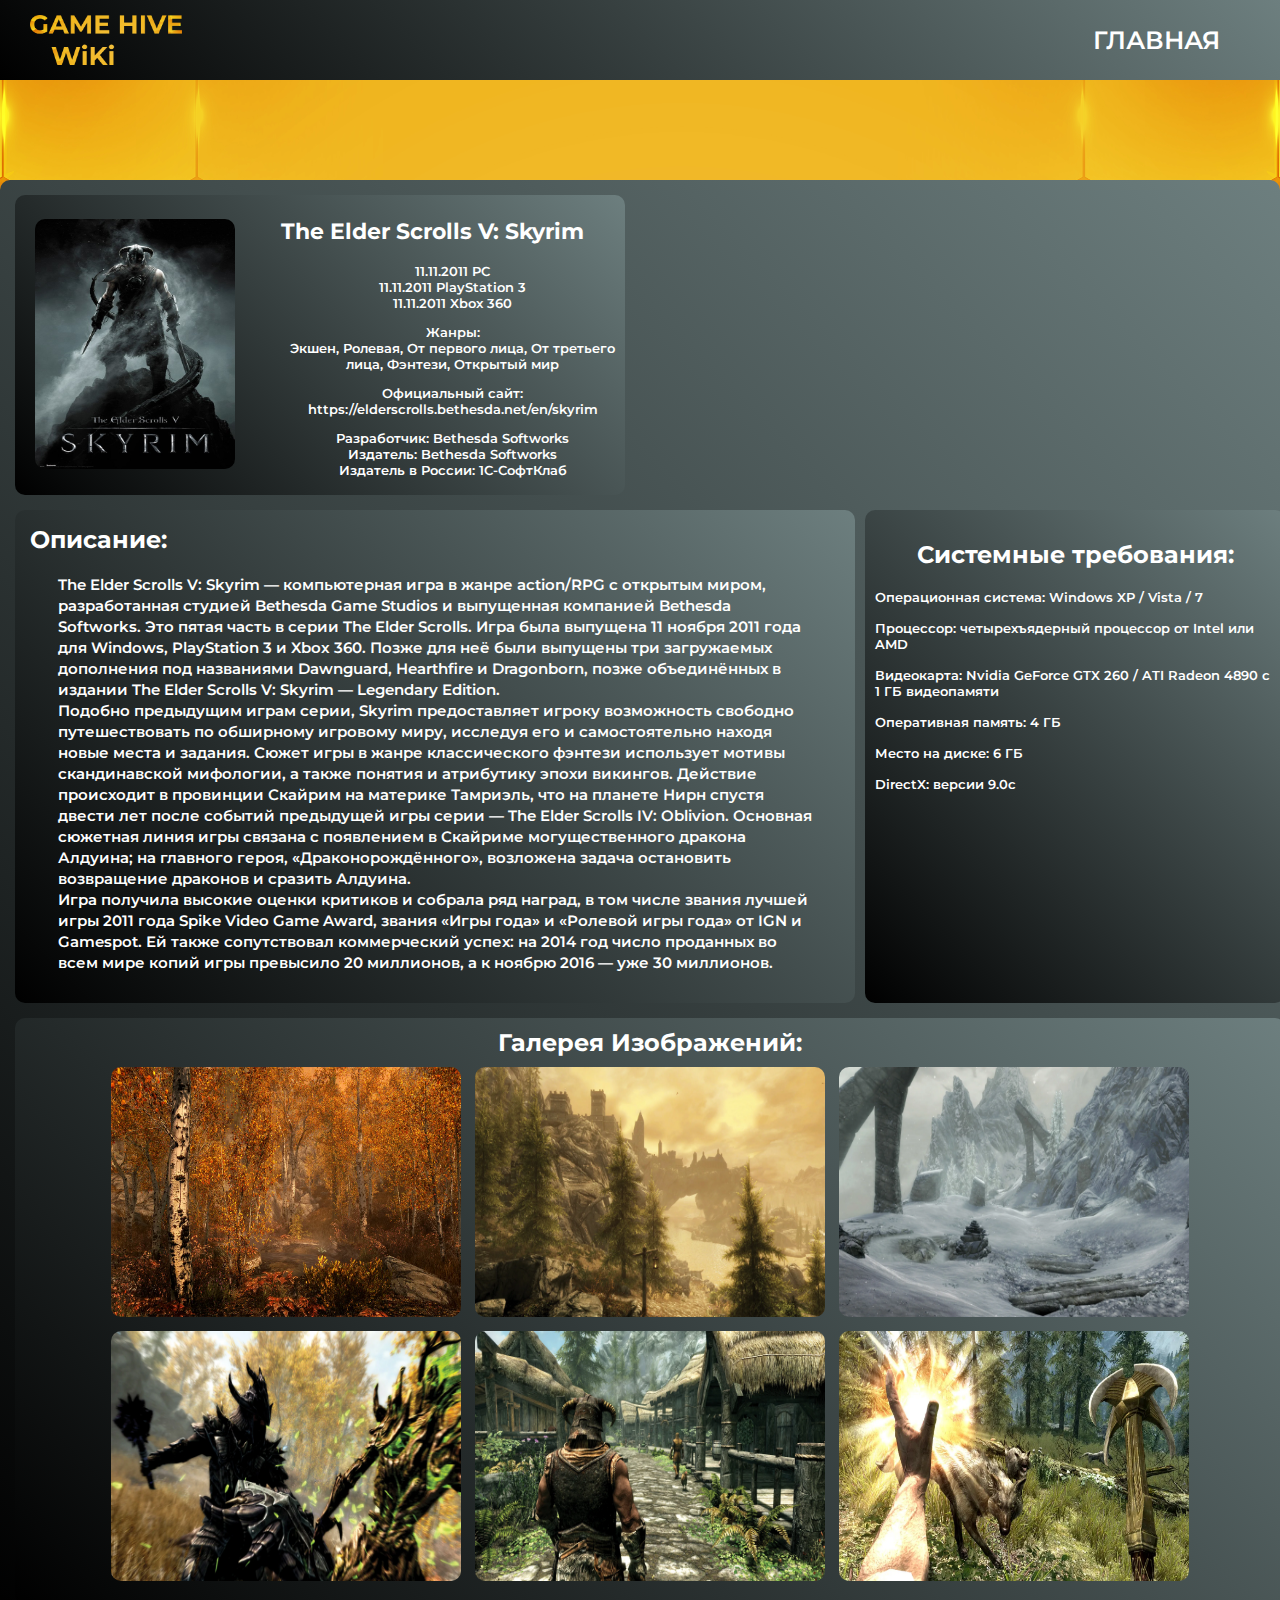
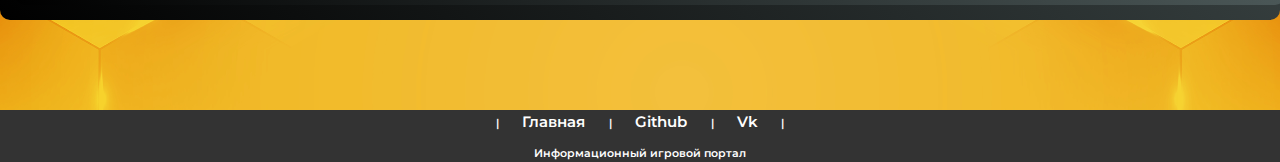
<file: pages/tesv.html>
<!DOCTYPE html>
<html lang="en">

<head>
    <meta charset="UTF-8">
    <meta http-equiv="X-UA-Compatible" content="IE=edge">
    <meta name="viewport" content="width=device-width, initial-scale=1.0">
    <title>GameHiveWiKi</title>
    <link rel="shortcut icon" href="../assets/img/bee_hive.png" type="image/png">
    <link rel="stylesheet" href="../assets/style/style.css">
    <link href="https://fonts.googleapis.com/css2?family=Kaushan+Script&family=Montserrat:wght@400;700&display=swap"
        rel="stylesheet">
</head>

<body>
    <header class="header">
        <div class="container">
            <nav class="header_nav_bar">
                <div class="logo">
                    <a href="../index.html">
                        <img src="../assets/img/Title_img_mons.png" alt="Логотип сайта">
                    </a>
                </div>
                <ul>
                    <li><a href="../index.html">Главная</a></li>
                </ul>
            </nav>
        </div>
    </header>
    <div class="container">
        <div class="main_paige">
            <div class="game_blck_page">
                <div class="game_card_top">
                    <div class="game_card_first">
                        <div class="game_blck_img">
                            <div class="game_blck_img_page" style="width: 200px;">
                                <img src="../assets/img/tesv/skyrim_poster.jpg" alt="TESV Poster" class="poster"
                                    id="tesv">
                            </div>
                        </div>
                        <div class="game_card_info">
                            <h2>
                                The Elder Scrolls V: Skyrim
                            </h2>
                            <div class="gci_list">
                                <ul>
                                    <li>11.11.2011 PC</li>
                                    <li>11.11.2011 PlayStation 3</li>
                                    <li>11.11.2011 Xbox 360</li>
                                </ul>
                                <ul>
                                    <li>Жанры:</li>
                                    <li>Экшен, Ролевая, От первого лица, От третьего лица, Фэнтези, Открытый мир</li>
                                </ul>
                                <ul>
                                    <li>Официальный сайт:</li>
                                    <li>
                                        <a href="https://elderscrolls.bethesda.net/en/skyrim">
                                            https://elderscrolls.bethesda.net/en/skyrim
                                        </a>
                                    </li>
                                </ul>
                                <ul>
                                    <li>Разработчик: Bethesda Softworks</li>
                                    <li>Издатель: Bethesda Softworks</li>
                                    <li>Издатель в России: 1С-СофтКлаб</li>
                                </ul>
                            </div>
                        </div>
                    </div>
                    <div class="game_card_video">
                        <iframe width="650" height="300" style="border-radius: 10px;"
                            src="https://www.youtube.com/embed/6umhTJQltak" title="YouTube video player" frameborder="0"
                            allow="accelerometer; autoplay; clipboard-write; encrypted-media; gyroscope; picture-in-picture; web-share"
                            allowfullscreen></iframe>
                    </div>
                </div>
                <div class="game_description_container">
                    <div class="game_description_blck">
                        <div class="game_description_full">
                            <h2>Описание:</h2>
                            <p>
                                The Elder Scrolls V: Skyrim —
                                компьютерная игра в жанре action/RPG с открытым миром, разработанная студией Bethesda
                                Game Studios и выпущенная компанией Bethesda Softworks. Это пятая часть в серии The
                                Elder Scrolls. Игра была выпущена 11 ноября 2011 года для Windows, PlayStation 3 и Xbox
                                360. Позже для неё были выпущены три загружаемых дополнения под названиями Dawnguard,
                                Hearthfire и Dragonborn, позже объединённых в издании The Elder Scrolls V: Skyrim —
                                Legendary Edition.
                                <br>
                                Подобно предыдущим играм серии, Skyrim предоставляет игроку возможность свободно
                                путешествовать по обширному игровому миру, исследуя его и самостоятельно находя новые
                                места и задания. Сюжет игры в жанре классического фэнтези использует мотивы
                                скандинавской мифологии, а также понятия и атрибутику эпохи викингов. Действие
                                происходит в провинции Скайрим на материке Тамриэль, что на планете Нирн спустя двести
                                лет после событий предыдущей игры серии — The Elder Scrolls IV: Oblivion. Основная
                                сюжетная линия игры связана с появлением в Скайриме могущественного дракона Алдуина; на
                                главного героя, «Драконорождённого», возложена задача остановить возвращение драконов и
                                сразить Алдуина.
                                <br>
                                Игра получила высокие оценки критиков и собрала ряд наград, в том числе звания лучшей
                                игры 2011 года Spike Video Game Award, звания «Игры года» и «Ролевой игры года» от IGN и
                                Gamespot. Ей также сопутствовал коммерческий успех: на 2014 год число проданных во всем
                                мире копий игры превысило 20 миллионов, а к ноябрю 2016 — уже 30 миллионов.
                            </p>
                        </div>
                    </div>
                    <div class="game_req_blck">
                        <div class="req">
                            <h2>Системные требования:</h2>
                            <ul>
                                <li>Операционная система: Windows XP / Vista / 7</li>
                                <li>Процессор: четырехъядерный процессор от Intel или AMD</li>
                                <li>Видеокарта: Nvidia GeForce GTX 260 / ATI Radeon 4890 с 1 ГБ видеопамяти</li>
                                <li>Оперативная память: 4 ГБ</li>
                                <li>Место на диске: 6 ГБ</li>
                                <li>DirectX: версии 9.0c</li>
                            </ul>
                        </div>
                    </div>
                </div>
                <div class="gallery_container">
                    <div class="gallery_label">
                        <h2>Галерея Изображений:</h2>
                    </div>
                    <div class="gallery">
                        <img src="../assets/img/tesv/Screenshot_1.webp" alt="Screenshot_1">
                        <img src="../assets/img/tesv/Screenshot_2.webp" alt="Screenshot_2">
                        <img src="../assets/img/tesv/Screenshot_3.webp" alt="Screenshot_3">
                        <img src="../assets/img/tesv/Screenshot_4.webp" alt="Screenshot_4">
                        <img src="../assets/img/tesv/Screenshot_5.webp" alt="Screenshot_5">
                        <img src="../assets/img/tesv/Screenshot_6.webp" alt="Screenshot_6">
                    </div>
                </div>
            </div>
        </div>
    </div>
    <div class="container">
        <div class="footer">
            <p> | <a href="../index.html"> Главная </a> | <a href="https://github.com/MMortuus/" target="_blank"> Github
                </a> | <a href="https://vk.com/mmorti" target="_blank">Vk</a> | </p>
            <p>Информационный игровой портал</p>
        </div>
    </div>
    <script>
        const img = document.querySelector('#tesv');
        const overlay = document.createElement('div');
        overlay.classList.add('overlay');
        const imgZoom = img.cloneNode();
        imgZoom.classList.add('img-zoom');
        overlay.appendChild(imgZoom);
        document.body.appendChild(overlay);
        img.addEventListener('click', function ()
        {
            overlay.style.display = 'block';
            setTimeout(function ()
            {
                imgZoom.style.transform = 'translate(-50%, -50%) scale(2)';
            }, 50);
        });
        overlay.addEventListener('click', function (event)
        {
            if (event.target = overlay)
            {
                overlay.style.display = 'none';
                imgZoom.style.transform = 'translate(-50%, -50%) scale(1)';
            }
        });
    </script>
</body>

</html>
</file>
<file: assets/style/style.css>
body
{
    font-family: 'Montserrat', sans-serif;
    font-weight: 600;
    margin: 0 auto;
    background: url(../img/psdd_03_06_2022_24.png) center;
    background-size: cover;
    height: 100vh;
    color: #fff;
}

/*! Container */

.container
{
    width: 100%;
    max-width: 1920px;
}

/*! Header */

.header
{
    background: linear-gradient(45deg, rgb(0, 0, 0), rgb(109, 127, 127));
    position: fixed;
    top: 0;
    left: 0;
    right: 0;
    z-index: 100;
    width: 100%;
}

.header_nav_bar
{
    display: flex;
    align-items: center;
    justify-content: space-between;
    padding: 0;
    font-size: 25px;
    text-transform: uppercase;
}

.header_nav_bar ul li
{
    display: inline-block;
    list-style: none;
    max-width: fit-content;
}

.header_nav_bar ul:last-child
{
    padding-right: 40px;
}


.header_nav_bar a
{
    display: flex;
    color: #fff;
    text-decoration: none;
    margin: 0 20px;
    background-size: cover;
    transition: all .3s linear;
}

.header_nav_bar a:hover
{
    color: #ffc726;
}


/*! Logo */

.logo
{
    display: inline-block;
    /* Добавляем это свойство */
    max-width: 15%;
    /* Удаляем max-width: 250px; */
}

.logo img
{
    padding: 10px;
    max-height: 100%;
    max-width: 100%;
    object-fit: cover;
}


/*! Main */

.main_paige
{
    margin: 0px auto;
    margin-top: 180px;
    max-width: 1300px;
    height: auto;
    margin-bottom: 90px;

    background: linear-gradient(45deg, rgb(0, 0, 0), rgb(109, 127, 127));
    color: #fff;
    text-align: center;

    border: 1px #000;
    border-radius: 10px;
}

/*! Game */

.game_blck
{
    width: 1300px;
    /* padding: 15px; */
}

.game_blck_img
{
    /* padding: 10px; */
    transition: all .2s linear;
    margin-right: 15px;
}

.game_blck img
{
    transition: all .3s linear;
}

.game_blck a
{
    max-width: 100%;
    display: flex;
    justify-content: left;
    align-items: center;
    text-decoration: none;
    color: #fff;
    font-size: 20px;
    padding: 15px;
}

.game_blck a:hover
{
    color: #ffc726;
}

.game_blck img:hover
{
    box-shadow: 0 0 10px #fff,
        0 0 10px #fff,
        0 0 15px #fff;
}

.game_blck p
{
    max-width: 1088px;
    /* padding: 10px; */
}

.game_description
{
    height: 150px;
    margin: 0 auto;
    display: flex;
    align-items: center;
    padding: 15px;
    /* background: linear-gradient(186deg, rgba(109, 127, 127, 1) 0%, rgba(255, 201, 49, 1) 50%, rgba(109, 127, 127, 1) 100%); */
    background: linear-gradient(45deg, rgb(0, 0, 0), rgb(109, 127, 127));
    padding-right: 10px;
    border: 1px #000;
    border-radius: 10px;
    transition: all .3s linear, color .3s linear;
}

.game_description p
{
    margin: 0 auto;
}

.game_description:hover
{
    color: #ffc726;
    border: 1px #fff;
    box-shadow: 0 0 10px #fff,
        0 0 10px #fff,
        0 0 15px #fff;
}

.poster
{
    max-width: 100%;
    max-height: 200px;
    width: 170px;
    height: auto;
    border-radius: 10px;

}


/*! Game Content */

.game_blck_page
{
    box-sizing: border-box;
    width: 1300px;
    padding: 15px;
}

.game_blck_page_img
{
    transition: all .2s linear;
    margin-right: 15px;
}

.game_blck_page img
{
    transition: all .3s linear;
}

.game_blck_page a
{
    max-width: 100%;
    display: flex;
    justify-content: left;
    align-items: center;
    text-decoration: none;
    color: #fff;
    font-size: 20px;
    /* padding: 15px; */
    transition: all .3s linear;
}

/* .game_blck_page a:hover
{
    
} */

.game_blck_page img:hover
{
    box-shadow: 0 0 10px #fff,
        0 0 10px #fff,
        0 0 15px #fff;
}

.game_blck_page p
{
    max-width: 1088px;
}

/** Game Card Top */

.game_card_top
{
    display: flex;
    justify-content: space-between;
    margin-bottom: 15px;
}

.game_card_first
{
    display: flex;
    width: 50%;
    max-width: 650px;
    position: relative;
    margin-right: 10px;
    justify-content: center;
    align-items: center;
    padding-left: 20px;

    font-size: 13px;
    border-radius: 10px;
    overflow: hidden;
    color: #fff;
    background: linear-gradient(45deg, rgb(0, 0, 0), rgb(109, 127, 127));
    border: 1px #000;
    border-radius: 10px;
}

.game_card_first ul li
{
    display: flex;
    list-style: none;
    margin: 0;
    list-style: none;
    text-align: center;
    justify-content: center;
    align-items: center;
}

.game_card_first a
{
    font-size: 13px;
    margin: 0;
}

.game_card_first a:hover
{
    color: #ffc726;
}

.game_card_first h2
{
    font-size: 22px;
    /* margin-right: -35px; */
}

.game_blck_img_page
{
    max-width: 200px;
}

.game_blck_img_page img
{
    max-height: fit-content;
    width: 200px;
    height: 250px;
}

.game_card_info
{
    margin-right: 25px;
    max-width: fit-content;
    margin-right: 10px;
}

.game_card_video
{
    height: 300px;
    max-height: fit-content;
}

.overlay
{
    position: fixed;
    top: 0;
    left: 0;
    width: 100%;
    height: 100%;
    background-color: rgba(0, 0, 0, 0.7);
    z-index: 999;
    display: none;
}

.overlay:hover
{
    cursor: zoom-out;
}

.img-zoom
{
    position: absolute;
    top: 50%;
    left: 50%;
    transform: translate(-50%, -50%) scale(1);
    transition: all .5s ease-in-out;
    z-index: 1000;
    cursor: zoom-out;
}

.game_blck_img_page:hover
{
    cursor: zoom-in;
}

/** Game Description */

.game_description_container
{
    display: flex;
    margin-bottom: 15px;
}

.game_description_blck
{
    width: 820px;
    padding: 10px;
    background: linear-gradient(45deg, rgb(0, 0, 0), rgb(109, 127, 127));
    border-radius: 10px;
    margin-right: 10px;
}

.game_description_full
{
    display: block;
}

.game_description_full h2
{
    margin: 5px;
    width: 100%;
    text-align: left;
    float: left;
    margin-bottom: 20px;
}

.game_description_full p
{
    /* float: left; */
    font-size:15px;
    line-height: 1.4;
    max-width: 92%;
    margin: 0 auto;
    text-align: left;
    width: fit-content;
    margin-bottom: 20px;
}

/** Game Requirements  */

.game_req_blck
{
    display: block;
    width: 400px;
    padding: 10px;
    background: linear-gradient(45deg, rgb(0, 0, 0), rgb(109, 127, 127));
    border-radius: 10px;
    margin: 0;
    justify-content: center;
    align-items: center;
    text-align: center;
}

.req
{
    display: block;
    list-style: none;
}

.req ul
{
    padding: 0px 0px 0px 0px;
    margin: 0;

}

.req ul li
{
    margin: 15px 0;
    width: 100%;
    display: flex;
    list-style: none;
    text-align: left;
    font-size: 13px;
}

.req ul:last-child
{
    margin-bottom: 20px;
}

.req span
{
    margin: 10px 0 38px 0;
    width: 100%;
    text-align: left;
    float: left;
}

/** Gallery */

.gallery_container
{
    max-width: 100%;
    max-height: fit-content;
    display: block;

    background: linear-gradient(45deg, rgb(0, 0, 0), rgb(109, 127, 127));
    border-radius: 10px;
}

.gallery
{
    padding: 10px;
    padding-top: 0;
}

.gallery img
{
    border-radius: 10px;
    width: 350px;
    height: 250px;
    margin: 0 5px 10px 5px;
    transition: all .3s linear;
}

.gallery img:hover
{
    width: 450px;
    height: 350px;
}

.gallery_label
{
    /* margin: 5px auto; */
    display: flex;
    justify-content: center;
}

.gallery_label h2
{
    margin: 10px auto;
}

/*! Footer */

.footer
{
    background: #333;
    color: #fff;
    font-size: 70%;
    bottom: 0;
    width: 100%;
}

.footer a
{
    text-decoration: none;
    color: #fff;
    max-width: 100%;
    margin: 20px auto;
    justify-content: left;
    align-items: center;
    text-decoration: none;
    color: #fff;
    font-size: 15px;
    padding: 20px;
    transition: all .3s;
}

.footer a:hover
{
    color: #ffc726;
}

.footer p
{
    color: #fff;
    padding: 2px;
    text-align: center;
}
</file>
